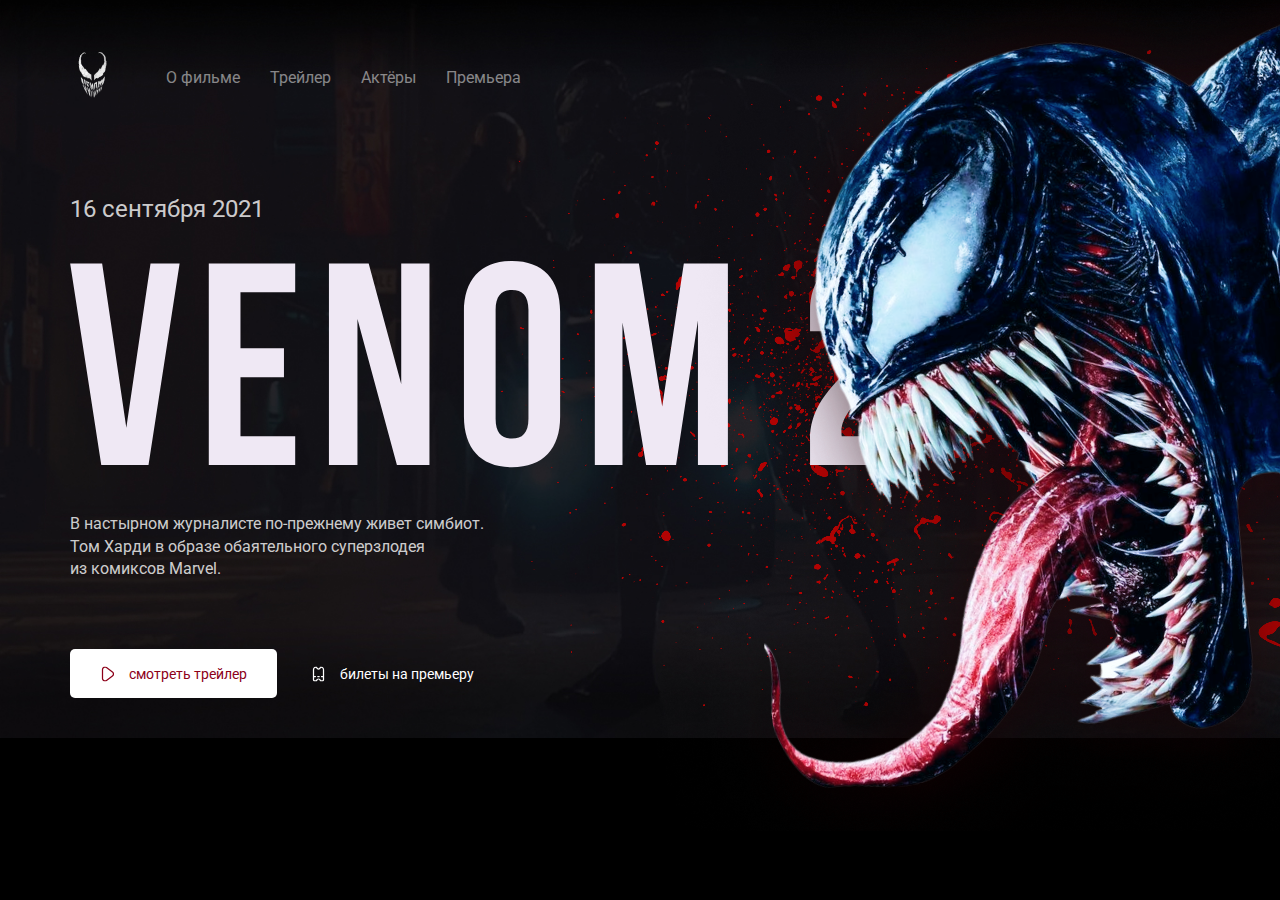
<file: index.html>
<!DOCTYPE html>
<html lang="ru">
<head>
    <meta charset="UTF-8">
    <meta http-equiv="X-UA-Compatible" content="IE=edge">
    <meta name="viewport" content="width=device-width, initial-scale=1.0">
    <title>Главная - Веном 2</title>
    <link rel="preconnect" href="https://fonts.gstatic.com">
    <link href="https://fonts.googleapis.com/css2?family=Roboto:wght@400;700&display=swap" rel="stylesheet">
    <link rel="stylesheet" href="css/normalize.css">
    <link rel="stylesheet" href="css/style.css">
</head>
<body class="blood">
<div class="container">
        <header class="header">
            <a href="/" class="link">
                <img width="46" height="71" src="img/logo.png" alt="" class="logo-img">
            </a>
            <nav class="nav">
                <ul class="nav-menu">
                    <li class="nav-menu-item">
                        <a href="info.html" class="nav-menu-link">О фильме</a>
                    </li>
                    <li class="nav-menu-item">
                        <a href="trailer.html" class="nav-menu-link">Трейлер</a>
                    </li>
                    <li class="nav-menu-item">
                        <a href="actors.html" class="nav-menu-link">Актёры</a>
                    </li>
                    <li class="nav-menu-item">
                        <a href="premier.html" class="nav-menu-link">Премьера</a>
                    </li>
                </ul>
            </nav>
        </header>
        <div class="hero">
            <div class="hero-text">
                <span class="date">16 сентября 2021</span>
                <img src="img/Venom 2.svg" alt="" class="film-logo">
                <p class="about">В настырном журналисте по-прежнему живет симбиот. <br>Том Харди в образе обаятельного суперзлодея <br> из комиксов Marvel.</p>
            </div>
            <div class="button-group">
                <button class="button button-primary">
                    <img width="15px" src="img/play.svg" alt="" class="button-img">
                    <span class="button-text">смотреть трейлер</span>
                </button>
                <a href="trailer.html" class="button button-link">
                    <img width="15px" src="img/ticket.svg" alt="" class="button-img">
                    <span class="button-text">билеты на премьеру</span>
                </a>
            </div>
            <!-- /.button-group -->
        </div>
        <!-- /.hero -->
</div>
<!-- /.container -->
<img src="img/Venom.png" alt="" class="venom">
</body>
</html>
</file>
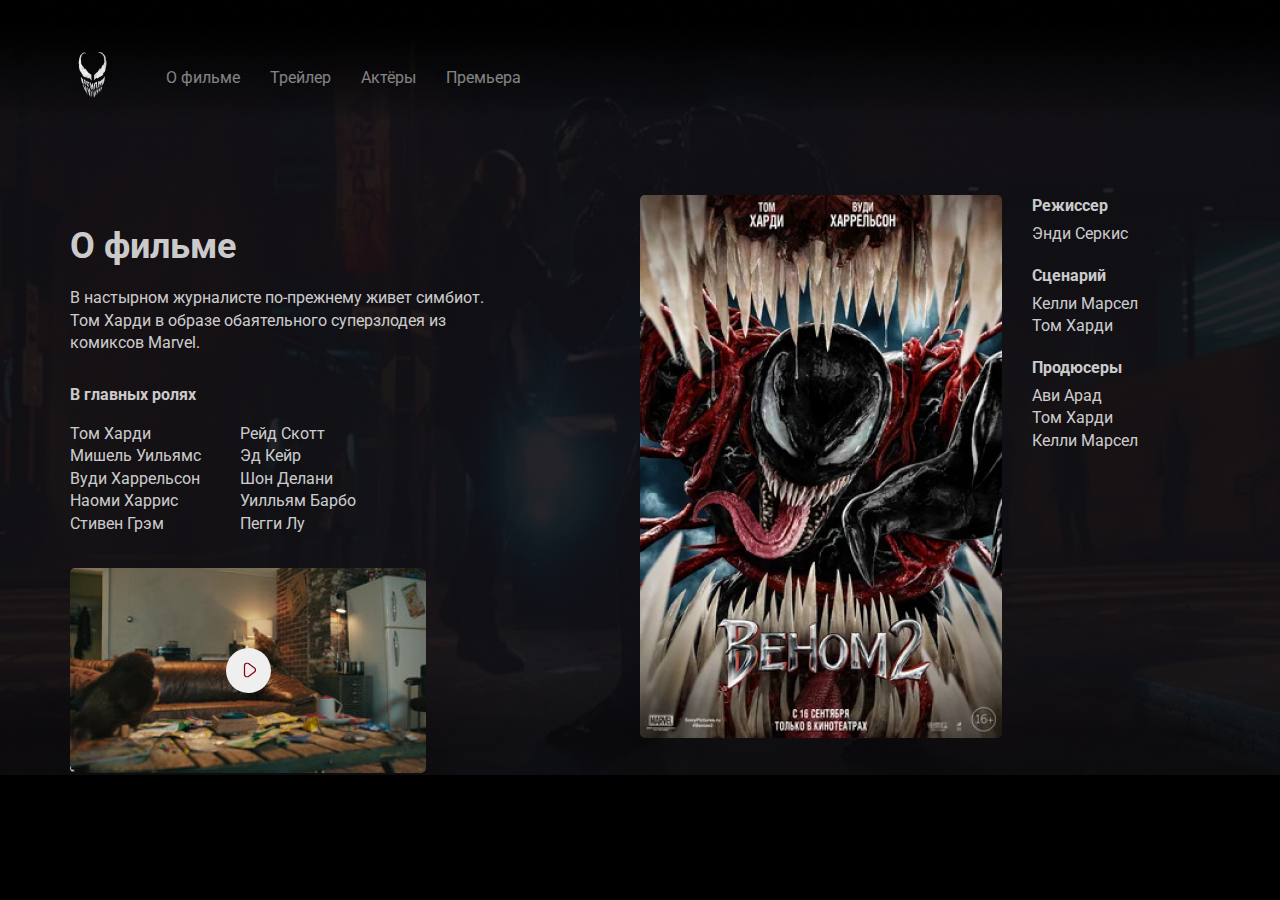
<file: info.html>
<!DOCTYPE html>
<html lang="ru">
<head>
    <meta charset="UTF-8">
    <meta http-equiv="X-UA-Compatible" content="IE=edge">
    <meta name="viewport" content="width=device-width, initial-scale=1.0">
    <title>О фильме</title>
    <link rel="preconnect" href="https://fonts.gstatic.com">
    <link href="https://fonts.googleapis.com/css2?family=Roboto:wght@400;700&display=swap" rel="stylesheet">
    <link rel="stylesheet" href="css/normalize.css">
    <link rel="stylesheet" href="css/style.css">
</head>
<body class="bg-info">
<div class="container">
        <header class="header">
            <a href="index.html" class="link">
                <img width="46" height="71" src="img/logo.png" alt="" class="logo-img">
            </a>
            <nav class="nav">
                <ul class="nav-menu">
                    <li class="nav-menu-item">
                        <a href="info.html" class="nav-menu-link">О фильме</a>
                    </li>
                    <li class="nav-menu-item">
                        <a href="trailer.html" class="nav-menu-link">Трейлер</a>
                    </li>
                    <li class="nav-menu-item">
                        <a href="actors.html" class="nav-menu-link">Актёры</a>
                    </li>
                    <li class="nav-menu-item">
                        <a href="premier.html" class="nav-menu-link">Премьера</a>
                    </li>
                </ul>
            </nav>
        </header>
        <div class="content">
            <div class="col">
                <h2 class="content-title">О фильме</h2>
                <p class="content-text">В настырном журналисте по-прежнему живет симбиот. Том Харди в образе обаятельного суперзлодея из комиксов Marvel.</p>
                <h3 class="content-subtitle">В главных ролях</h3>
                <ul class="list column-2">
                    <li class="list-item">Том Харди</li>
                    <li class="list-item">Мишель Уильямс</li>
                    <li class="list-item">Вуди Харрельсон</li>
                    <li class="list-item">Наоми Харрис</li>
                    <li class="list-item">Стивен Грэм</li>
                    <li class="list-item">Рейд Скотт</li>
                    <li class="list-item">Эд Кейр</li>
                    <li class="list-item">Шон Делани</li>
                    <li class="list-item">Уилльям Барбо</li>
                    <li class="list-item">Пегги Лу</li>
                </ul>
                <div class="trailer">
                    <button class="play">
                        <img src="/img/play.svg" alt="" class="play-img">
                    </button>
                </div>
            </div>
            <!-- /.com -->
            <div class="col">
                <div class="poster-wrapper">
                    <img src="img/poster.jpg" alt="" class="poster">
                    <div class="creaters">
                        <h3 class="content-subtitle">Режиссер</h3>
                        <ul class="list">
                            <li class="list-item">Энди Серкис</li>
                        </ul>
                        <!-- /.#1-->
                        <h3 class="content-subtitle">Сценарий</h3>
                        <ul class="list">
                            <li class="list-item">Келли Марсел</li>
                            <li class="list-item">Том Харди</li>
                        </ul>
                        <!-- /.#2-->
                        <h3 class="content-subtitle">Продюсеры</h3>
                        <ul class="list">
                            <li class="list-item">Ави Арад</li>
                            <li class="list-item">Том Харди</li>
                            <li class="list-item">Келли Марсел</li>
                        </ul>
                        <!-- /.#3-->
                    </div>
                </div>
            </div>        
            <!-- /.com -->
        </div>

        </content>
</div>
<!-- /.container -->
</body>
</html>
</file>
<file: css/style.css>
body {
  color: #fff;
  font-family: "Roboto", sans-serif;
}
.container {
  max-width: 1140px;
  margin: auto;
}
.header {
  display: flex;
  align-items: center;
  padding-top: 40px;
  margin-bottom: 80px;
}
.logo-img {
  display: inline-block;
  margin-right: 50px;
}
.nav-menu {
  margin: 0;
  padding: 0;
  list-style: none;
  display: flex;
}
.nav-menu-item {
  margin-right: 30px;
}
.nav-menu-link {
  text-decoration: none;
  color: rgba(255, 255, 255, 0.5);
}
.date {
  display: block;
  font-size: 24px;
  line-height: 28px;
  margin-bottom: 38px;
  color: rgba(255, 255, 255, 0.8);
}
.about {
  display: block;
  width: 423px;
  height: 66px;
  line-height: 22.4px;
  font-size: 16px;
  margin-top: 40.7px;
  color: rgba(255, 255, 255, 0.8);
}
.button {
  padding: 15px 30px;
  border: none;
  border-radius: 5px;
  text-decoration: none;
  cursor: pointer;
}
.button-img,
.button-text {
  display: inline-block;
  vertical-align: middle;
}
.button-text {
  font-size: 14px;
  line-height: 16px;
  margin-left: 10px;
}
.button-primary {
  color: #8d0019;
  background-color: #fff;
}
.button-link {
  color: #fff;
}
.button-group {
  margin-top: 70px;
}
.venom {
  position: absolute;
  top: 0;
  right: 0;
}
.blood {
  background: url("../img/Blood.png") no-repeat top right,
    black url("../img/Background.jpg") no-repeat center center / 100%;
}
.bg-info {
  background: black url("../img/Background.jpg") no-repeat center center / 100%;
}
.content {
  display: flex;
}
.col {
  flex-basis: 50%;
}
.content-title {
  font-weight: bold;
  font-size: 36px;
  line-height: 42px;
  color: rgba(255, 255, 255, 0.8);
  margin-bottom: 20px;
}
.content-subtitle {
  font-size: 16px;
  line-height: 140%;
  color: rgba(255, 255, 255, 0.8);
  margin-bottom: 15px;
  margin-top: 0;
}
.content-text {
  font-size: 16px;
  line-height: 140%;
  color: rgba(255, 255, 255, 0.8);
  max-width: 432px;
  margin-bottom: 30px;
}
.content .list {
  list-style-type: none;
  padding: 0;
}
.column-2 {
  -webkit-column-count: 2;
  -moz-column-count: 2;
  column-count: 2;
  -webkit-column-gap: 20px;
  -moz-column-gap: 20px;
  column-gap: 20px;
  max-width: 320px;
}
.list-item {
  font-size: 16px;
  line-height: 140%;
  color: rgba(255, 255, 255, 0.8);
}
.content .trailer {
  width: 356px;
  height: 205px;
  background: url("../img/trailer-cover.jpg") no-repeat center / contain;
  border-radius: 5px;
  display: flex;
  align-items: center;
  justify-content: center;
  margin-top: 33px;
}
.trailer .play {
  width: 45px;
  height: 45px;
  border-radius: 50%;
  border: none;
  cursor: pointer;
}
.trailer .play-img {
  transform: translate(1px, 2px);
}
.poster-wrapper {
  display: flex;
  align-items: start;
}
.poster {
  width: 362px;
  border-radius: 5px;
  margin-right: 30px;
}
.poster-wrapper .content-subtitle {
  margin-bottom: 5px;
}
.poster-wrapper .list {
  margin: 0;
  margin-bottom: 20px;
}
</file>
